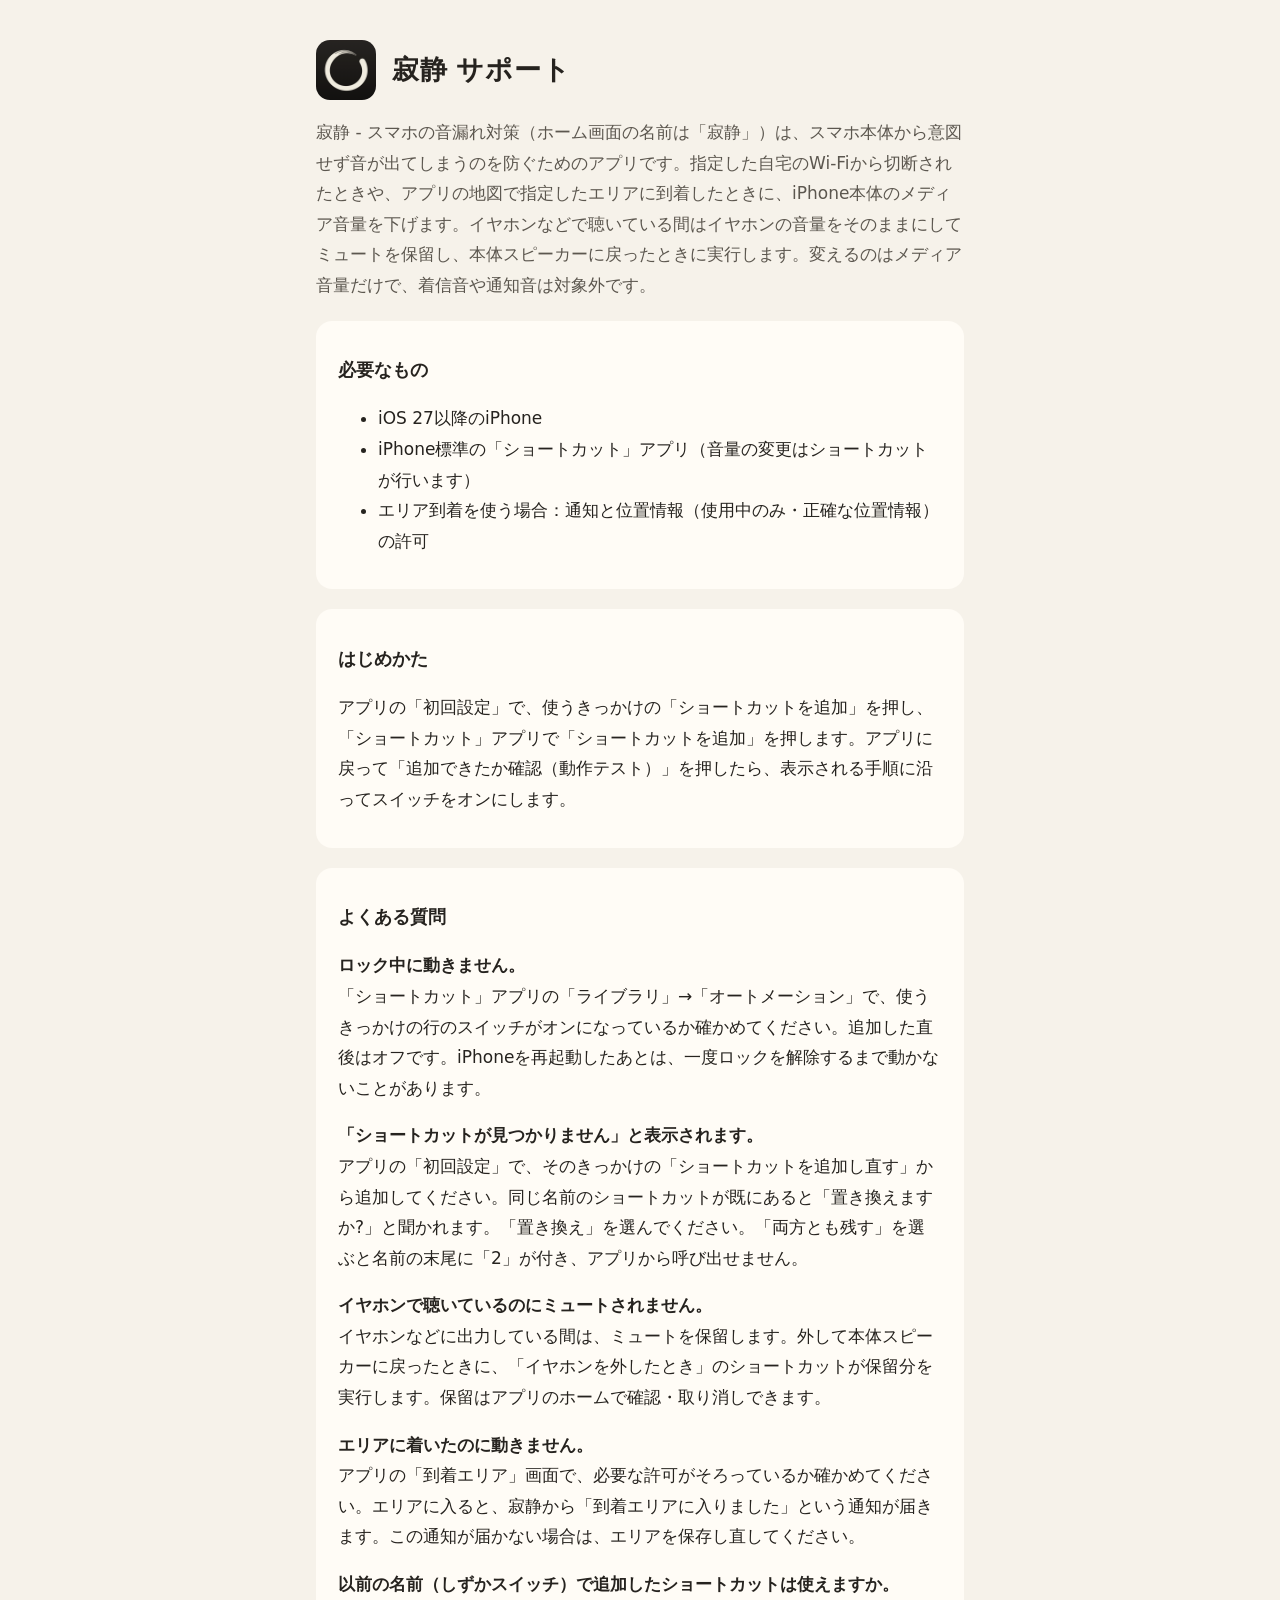
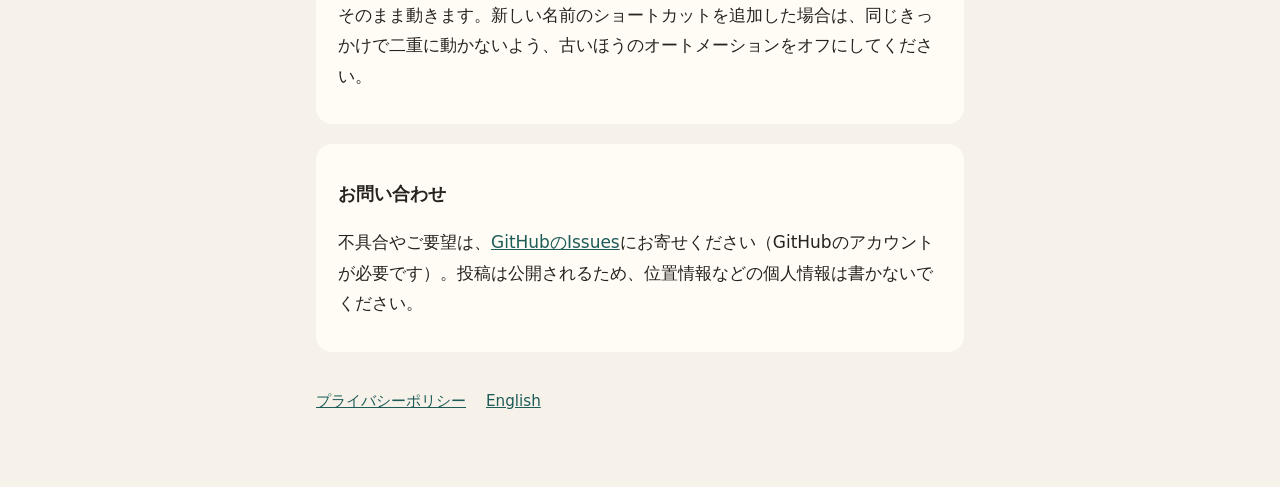
<file: index.html>
<!doctype html>
<html lang="ja">
<head>
<meta charset="utf-8">
<meta name="viewport" content="width=device-width, initial-scale=1">
<title>寂静 - スマホの音漏れ対策 サポート</title>
<link rel="stylesheet" href="style.css">
<link rel="alternate" hreflang="en" href="en/">
</head>
<body>
<main>
<header><img src="icon.png" alt=""><h1>寂静 サポート</h1></header>
<p class="lead">寂静 - スマホの音漏れ対策（ホーム画面の名前は「寂静」）は、スマホ本体から意図せず音が出てしまうのを防ぐためのアプリです。指定した自宅のWi-Fiから切断されたときや、アプリの地図で指定したエリアに到着したときに、iPhone本体のメディア音量を下げます。イヤホンなどで聴いている間はイヤホンの音量をそのままにしてミュートを保留し、本体スピーカーに戻ったときに実行します。変えるのはメディア音量だけで、着信音や通知音は対象外です。</p>

<section>
<h2>必要なもの</h2>
<ul>
<li>iOS 27以降のiPhone</li>
<li>iPhone標準の「ショートカット」アプリ（音量の変更はショートカットが行います）</li>
<li>エリア到着を使う場合：通知と位置情報（使用中のみ・正確な位置情報）の許可</li>
</ul>
</section>

<section>
<h2>はじめかた</h2>
<p>アプリの「初回設定」で、使うきっかけの「ショートカットを追加」を押し、「ショートカット」アプリで「ショートカットを追加」を押します。アプリに戻って「追加できたか確認（動作テスト）」を押したら、表示される手順に沿ってスイッチをオンにします。</p>
</section>

<section>
<h2>よくある質問</h2>
<p><b>ロック中に動きません。</b><br>「ショートカット」アプリの「ライブラリ」→「オートメーション」で、使うきっかけの行のスイッチがオンになっているか確かめてください。追加した直後はオフです。iPhoneを再起動したあとは、一度ロックを解除するまで動かないことがあります。</p>
<p><b>「ショートカットが見つかりません」と表示されます。</b><br>アプリの「初回設定」で、そのきっかけの「ショートカットを追加し直す」から追加してください。同じ名前のショートカットが既にあると「置き換えますか?」と聞かれます。「置き換え」を選んでください。「両方とも残す」を選ぶと名前の末尾に「2」が付き、アプリから呼び出せません。</p>
<p><b>イヤホンで聴いているのにミュートされません。</b><br>イヤホンなどに出力している間は、ミュートを保留します。外して本体スピーカーに戻ったときに、「イヤホンを外したとき」のショートカットが保留分を実行します。保留はアプリのホームで確認・取り消しできます。</p>
<p><b>エリアに着いたのに動きません。</b><br>アプリの「到着エリア」画面で、必要な許可がそろっているか確かめてください。エリアに入ると、寂静から「到着エリアに入りました」という通知が届きます。この通知が届かない場合は、エリアを保存し直してください。</p>
<p><b>以前の名前（しずかスイッチ）で追加したショートカットは使えますか。</b><br>そのまま動きます。新しい名前のショートカットを追加した場合は、同じきっかけで二重に動かないよう、古いほうのオートメーションをオフにしてください。</p>
</section>

<section>
<h2>お問い合わせ</h2>
<p>不具合やご要望は、<a href="https://github.com/kyamada1928/jakujo/issues">GitHubのIssues</a>にお寄せください（GitHubのアカウントが必要です）。投稿は公開されるため、位置情報などの個人情報は書かないでください。</p>
</section>

<nav><a href="privacy.html">プライバシーポリシー</a><a href="en/" hreflang="en">English</a></nav>
</main>
</body>
</html>
</file>
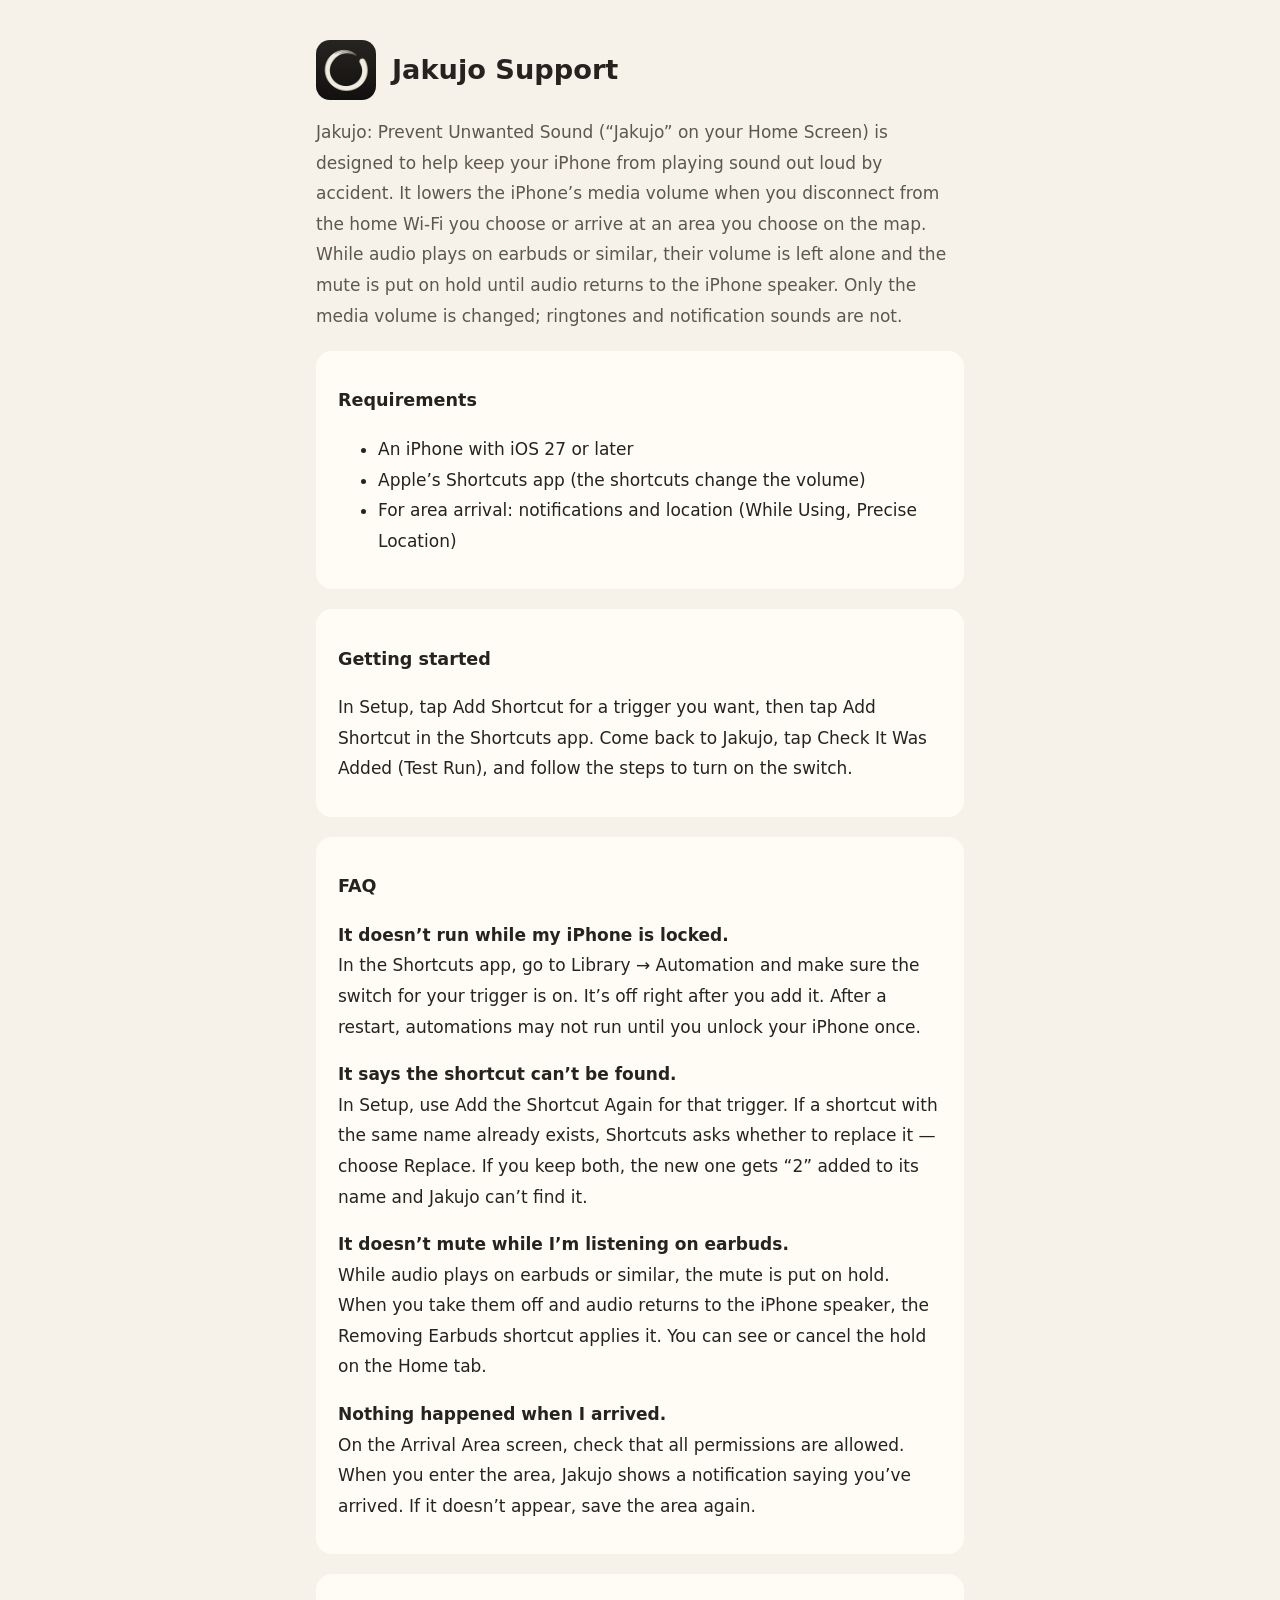
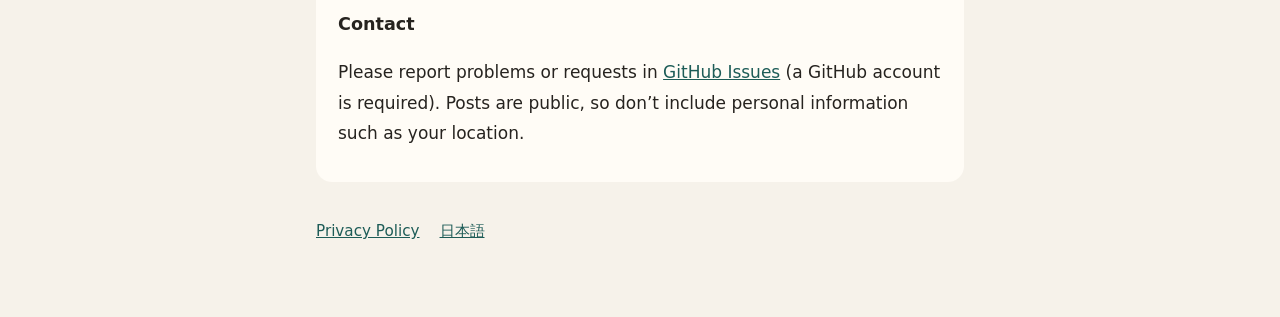
<file: en/index.html>
<!doctype html>
<html lang="en">
<head>
<meta charset="utf-8">
<meta name="viewport" content="width=device-width, initial-scale=1">
<title>Jakujo: Prevent Unwanted Sound — Support</title>
<link rel="stylesheet" href="../style.css">
<link rel="alternate" hreflang="ja" href="../">
</head>
<body>
<main>
<header><img src="../icon.png" alt=""><h1>Jakujo Support</h1></header>
<p class="lead">Jakujo: Prevent Unwanted Sound (“Jakujo” on your Home Screen) is designed to help keep your iPhone from playing sound out loud by accident. It lowers the iPhone’s media volume when you disconnect from the home Wi-Fi you choose or arrive at an area you choose on the map. While audio plays on earbuds or similar, their volume is left alone and the mute is put on hold until audio returns to the iPhone speaker. Only the media volume is changed; ringtones and notification sounds are not.</p>

<section>
<h2>Requirements</h2>
<ul>
<li>An iPhone with iOS 27 or later</li>
<li>Apple’s Shortcuts app (the shortcuts change the volume)</li>
<li>For area arrival: notifications and location (While Using, Precise Location)</li>
</ul>
</section>

<section>
<h2>Getting started</h2>
<p>In Setup, tap Add Shortcut for a trigger you want, then tap Add Shortcut in the Shortcuts app. Come back to Jakujo, tap Check It Was Added (Test Run), and follow the steps to turn on the switch.</p>
</section>

<section>
<h2>FAQ</h2>
<p><b>It doesn’t run while my iPhone is locked.</b><br>In the Shortcuts app, go to Library → Automation and make sure the switch for your trigger is on. It’s off right after you add it. After a restart, automations may not run until you unlock your iPhone once.</p>
<p><b>It says the shortcut can’t be found.</b><br>In Setup, use Add the Shortcut Again for that trigger. If a shortcut with the same name already exists, Shortcuts asks whether to replace it — choose Replace. If you keep both, the new one gets “2” added to its name and Jakujo can’t find it.</p>
<p><b>It doesn’t mute while I’m listening on earbuds.</b><br>While audio plays on earbuds or similar, the mute is put on hold. When you take them off and audio returns to the iPhone speaker, the Removing Earbuds shortcut applies it. You can see or cancel the hold on the Home tab.</p>
<p><b>Nothing happened when I arrived.</b><br>On the Arrival Area screen, check that all permissions are allowed. When you enter the area, Jakujo shows a notification saying you’ve arrived. If it doesn’t appear, save the area again.</p>
</section>

<section>
<h2>Contact</h2>
<p>Please report problems or requests in <a href="https://github.com/kyamada1928/jakujo/issues">GitHub Issues</a> (a GitHub account is required). Posts are public, so don’t include personal information such as your location.</p>
</section>

<nav><a href="privacy.html">Privacy Policy</a><a href="../" hreflang="ja">日本語</a></nav>
</main>
</body>
</html>
</file>
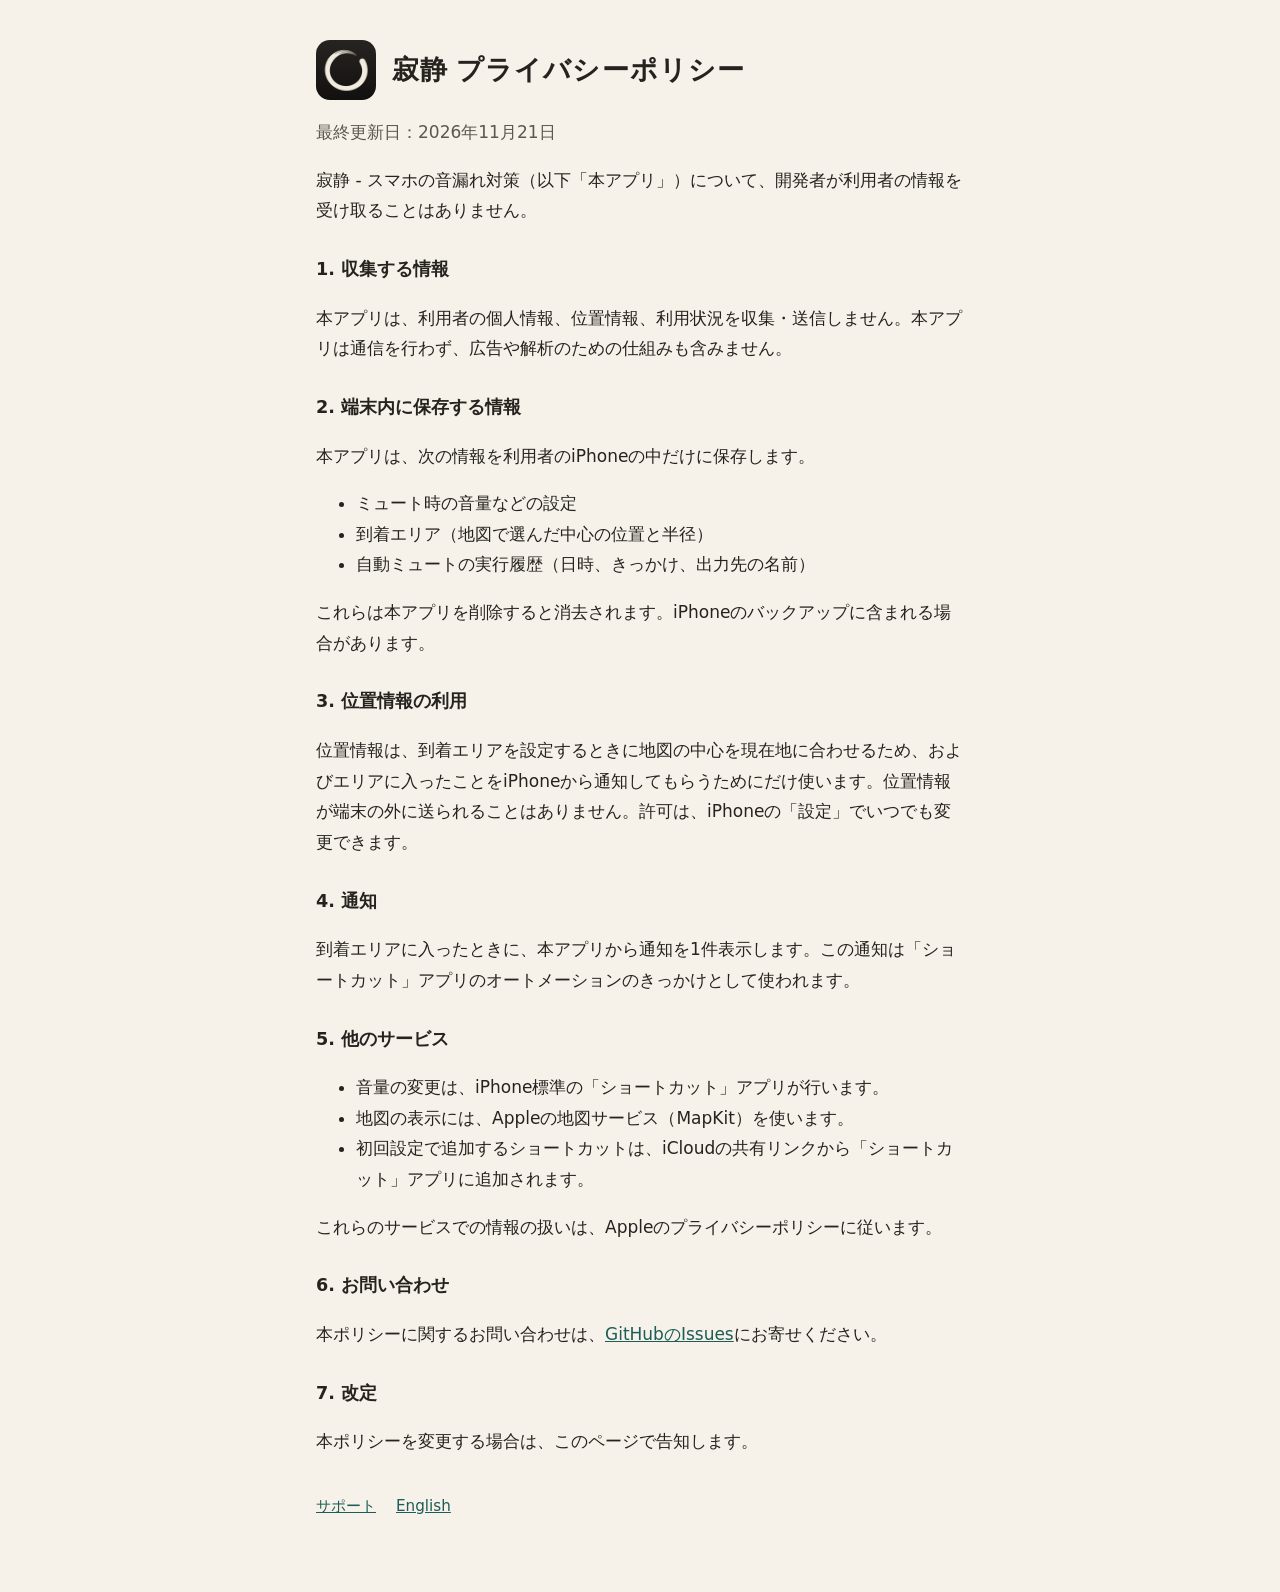
<file: privacy.html>
<!doctype html>
<html lang="ja">
<head>
<meta charset="utf-8">
<meta name="viewport" content="width=device-width, initial-scale=1">
<title>寂静 - スマホの音漏れ対策 プライバシーポリシー</title>
<link rel="stylesheet" href="style.css">
<link rel="alternate" hreflang="en" href="en/privacy.html">
</head>
<body>
<main>
<header><img src="icon.png" alt=""><h1>寂静 プライバシーポリシー</h1></header>
<p class="lead">最終更新日：2026年11月21日</p>
<p>寂静 - スマホの音漏れ対策（以下「本アプリ」）について、開発者が利用者の情報を受け取ることはありません。</p>
<h2>1. 収集する情報</h2>
<p>本アプリは、利用者の個人情報、位置情報、利用状況を収集・送信しません。本アプリは通信を行わず、広告や解析のための仕組みも含みません。</p>
<h2>2. 端末内に保存する情報</h2>
<p>本アプリは、次の情報を利用者のiPhoneの中だけに保存します。</p>
<ul>
<li>ミュート時の音量などの設定</li>
<li>到着エリア（地図で選んだ中心の位置と半径）</li>
<li>自動ミュートの実行履歴（日時、きっかけ、出力先の名前）</li>
</ul>
<p>これらは本アプリを削除すると消去されます。iPhoneのバックアップに含まれる場合があります。</p>
<h2>3. 位置情報の利用</h2>
<p>位置情報は、到着エリアを設定するときに地図の中心を現在地に合わせるため、およびエリアに入ったことをiPhoneから通知してもらうためにだけ使います。位置情報が端末の外に送られることはありません。許可は、iPhoneの「設定」でいつでも変更できます。</p>
<h2>4. 通知</h2>
<p>到着エリアに入ったときに、本アプリから通知を1件表示します。この通知は「ショートカット」アプリのオートメーションのきっかけとして使われます。</p>
<h2>5. 他のサービス</h2>
<ul>
<li>音量の変更は、iPhone標準の「ショートカット」アプリが行います。</li>
<li>地図の表示には、Appleの地図サービス（MapKit）を使います。</li>
<li>初回設定で追加するショートカットは、iCloudの共有リンクから「ショートカット」アプリに追加されます。</li>
</ul>
<p>これらのサービスでの情報の扱いは、Appleのプライバシーポリシーに従います。</p>
<h2>6. お問い合わせ</h2>
<p>本ポリシーに関するお問い合わせは、<a href="https://github.com/kyamada1928/jakujo/issues">GitHubのIssues</a>にお寄せください。</p>
<h2>7. 改定</h2>
<p>本ポリシーを変更する場合は、このページで告知します。</p>
<nav><a href="./">サポート</a><a href="en/privacy.html" hreflang="en">English</a></nav>
</main>
</body>
</html>
</file>
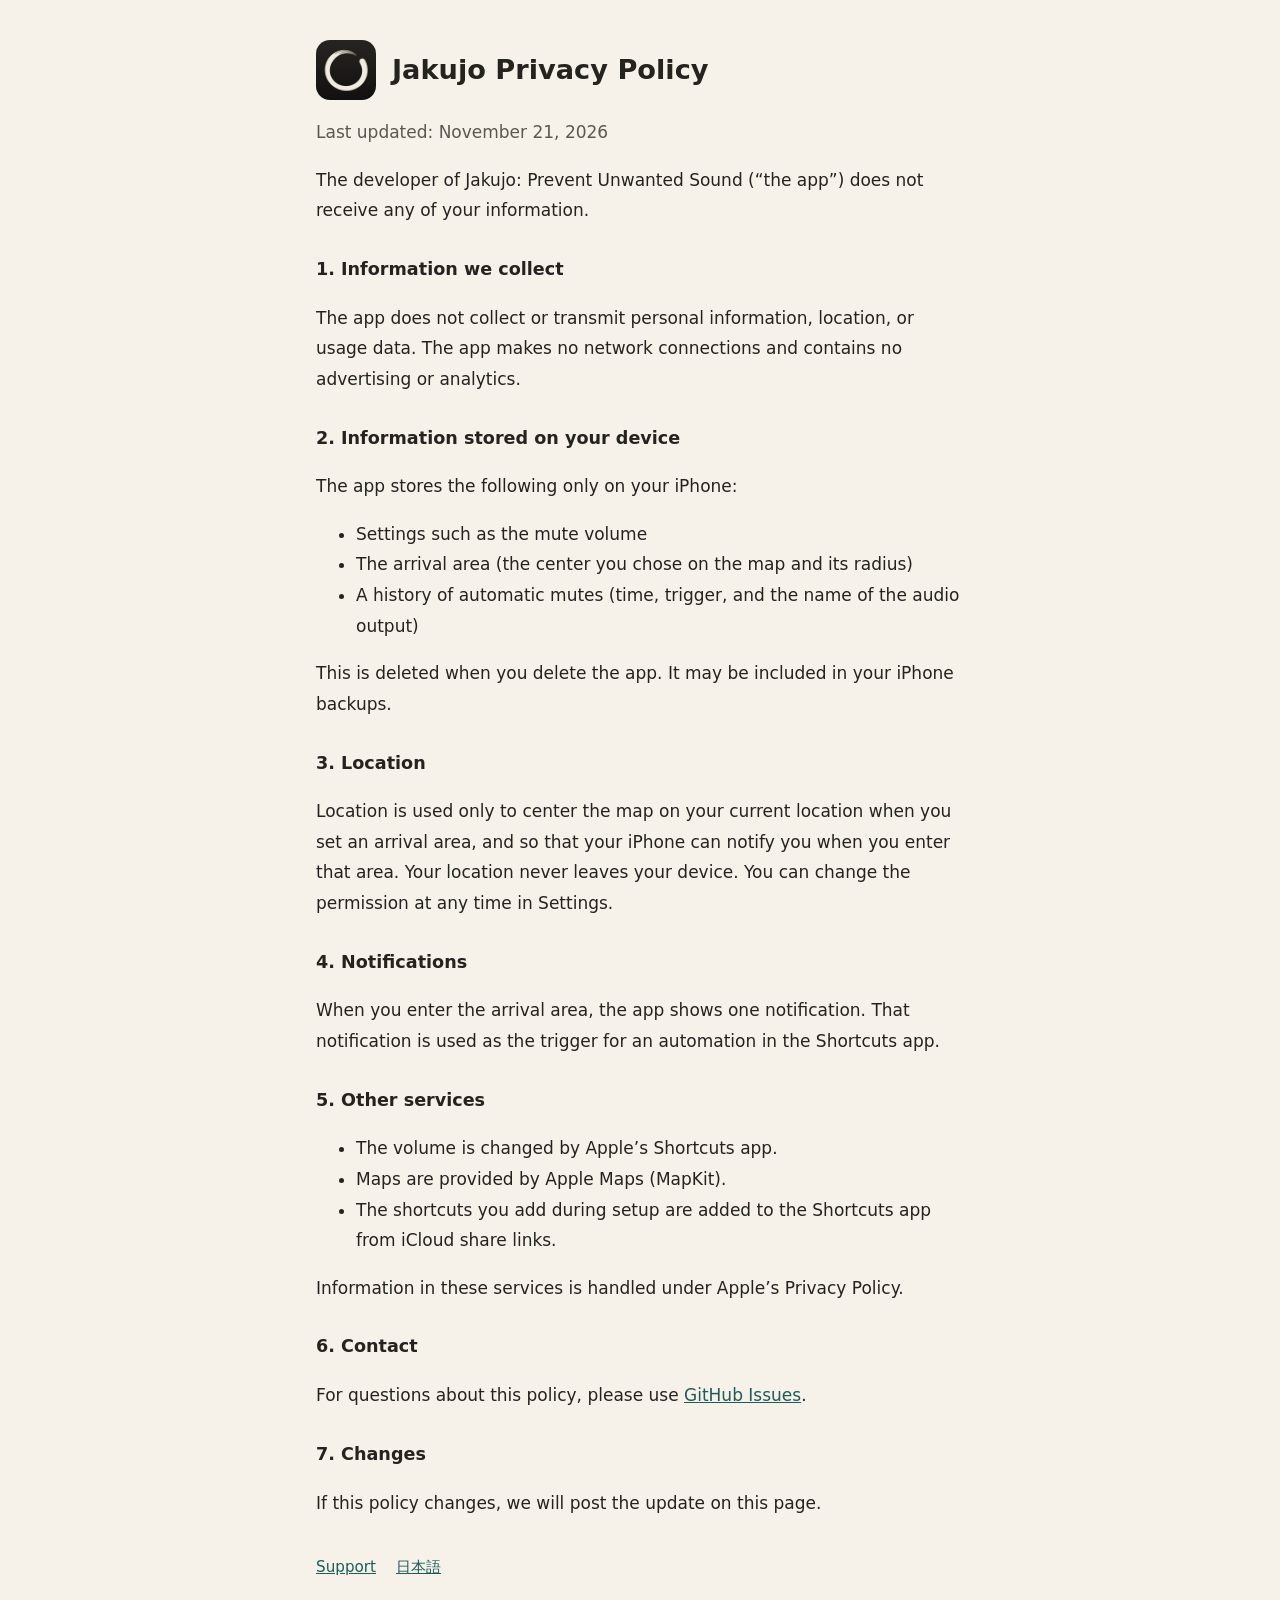
<file: en/privacy.html>
<!doctype html>
<html lang="en">
<head>
<meta charset="utf-8">
<meta name="viewport" content="width=device-width, initial-scale=1">
<title>Jakujo: Prevent Unwanted Sound — Privacy Policy</title>
<link rel="stylesheet" href="../style.css">
<link rel="alternate" hreflang="ja" href="../privacy.html">
</head>
<body>
<main>
<header><img src="../icon.png" alt=""><h1>Jakujo Privacy Policy</h1></header>
<p class="lead">Last updated: November 21, 2026</p>
<p>The developer of Jakujo: Prevent Unwanted Sound (“the app”) does not receive any of your information.</p>
<h2>1. Information we collect</h2>
<p>The app does not collect or transmit personal information, location, or usage data. The app makes no network connections and contains no advertising or analytics.</p>
<h2>2. Information stored on your device</h2>
<p>The app stores the following only on your iPhone:</p>
<ul>
<li>Settings such as the mute volume</li>
<li>The arrival area (the center you chose on the map and its radius)</li>
<li>A history of automatic mutes (time, trigger, and the name of the audio output)</li>
</ul>
<p>This is deleted when you delete the app. It may be included in your iPhone backups.</p>
<h2>3. Location</h2>
<p>Location is used only to center the map on your current location when you set an arrival area, and so that your iPhone can notify you when you enter that area. Your location never leaves your device. You can change the permission at any time in Settings.</p>
<h2>4. Notifications</h2>
<p>When you enter the arrival area, the app shows one notification. That notification is used as the trigger for an automation in the Shortcuts app.</p>
<h2>5. Other services</h2>
<ul>
<li>The volume is changed by Apple’s Shortcuts app.</li>
<li>Maps are provided by Apple Maps (MapKit).</li>
<li>The shortcuts you add during setup are added to the Shortcuts app from iCloud share links.</li>
</ul>
<p>Information in these services is handled under Apple’s Privacy Policy.</p>
<h2>6. Contact</h2>
<p>For questions about this policy, please use <a href="https://github.com/kyamada1928/jakujo/issues">GitHub Issues</a>.</p>
<h2>7. Changes</h2>
<p>If this policy changes, we will post the update on this page.</p>
<nav><a href="./">Support</a><a href="../privacy.html" hreflang="ja">日本語</a></nav>
</main>
</body>
</html>
</file>
<file: style.css>
:root { --bg: #f6f2ea; --surface: #fffcf6; --fg: #26231f; --muted: #5c574f; --accent: #1d5c57; }
@media (prefers-color-scheme: dark) { :root { --bg: #151413; --surface: #211f1d; --fg: #ece7dd; --muted: #b4ada2; --accent: #7cc0b6; } }
* { box-sizing: border-box; }
body { margin: 0; background: var(--bg); color: var(--fg); font: 17px/1.8 -apple-system, "Hiragino Sans", "Noto Sans JP", system-ui, sans-serif; }
main { max-width: 680px; margin: 0 auto; padding: 40px 16px 72px; }
header { display: flex; align-items: center; gap: 16px; margin-bottom: 12px; }
header img { width: 60px; height: 60px; border-radius: 14px; }
h1 { font-size: 1.7rem; margin: 0; font-weight: 600; }
:lang(ja) h1 { font-family: "Hiragino Mincho ProN", "Yu Mincho", "Noto Serif JP", serif; letter-spacing: .04em; }
h2 { font-size: 1.1rem; margin: 1.6em 0 .4em; }
section { background: var(--surface); border-radius: 16px; padding: 6px 22px 16px; margin-top: 20px; }
a { color: var(--accent); }
nav { margin-top: 36px; font-size: .95rem; display: flex; gap: 20px; flex-wrap: wrap; }
.lead { color: var(--muted); }
</file>
